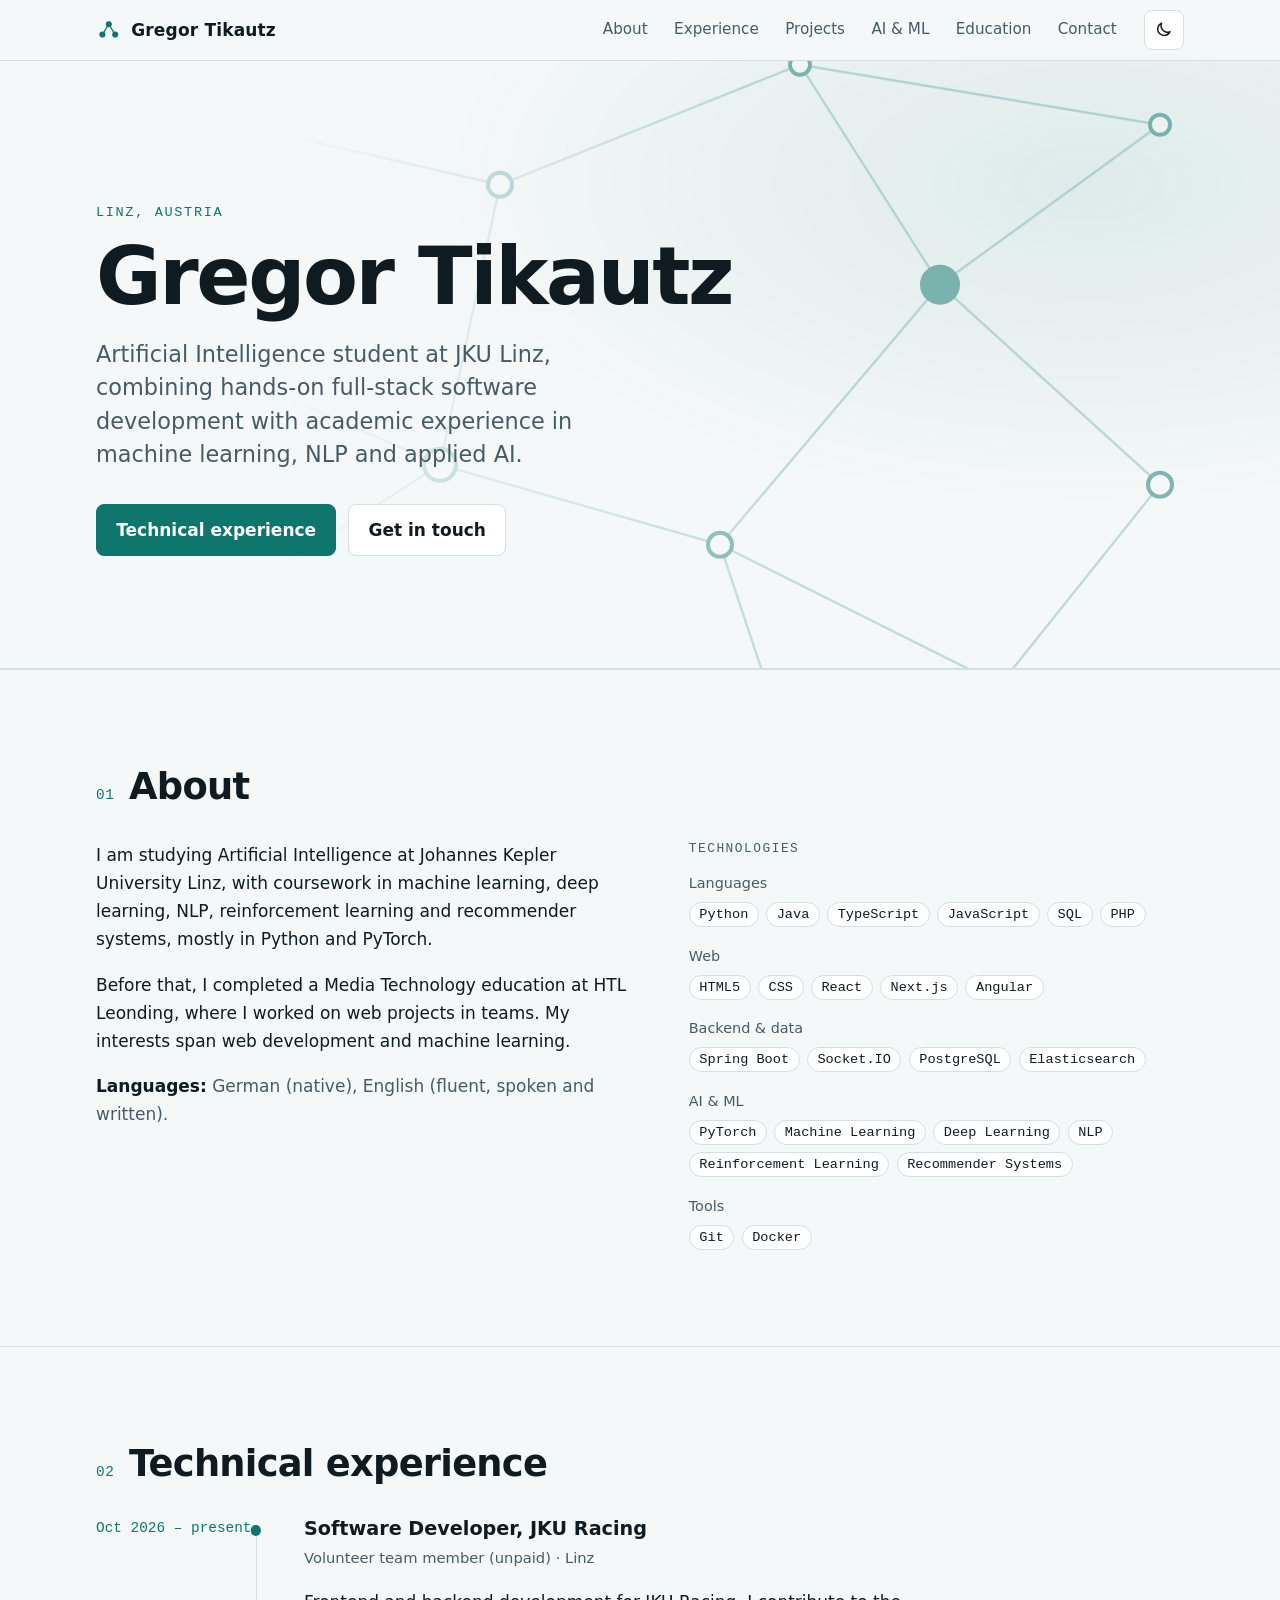
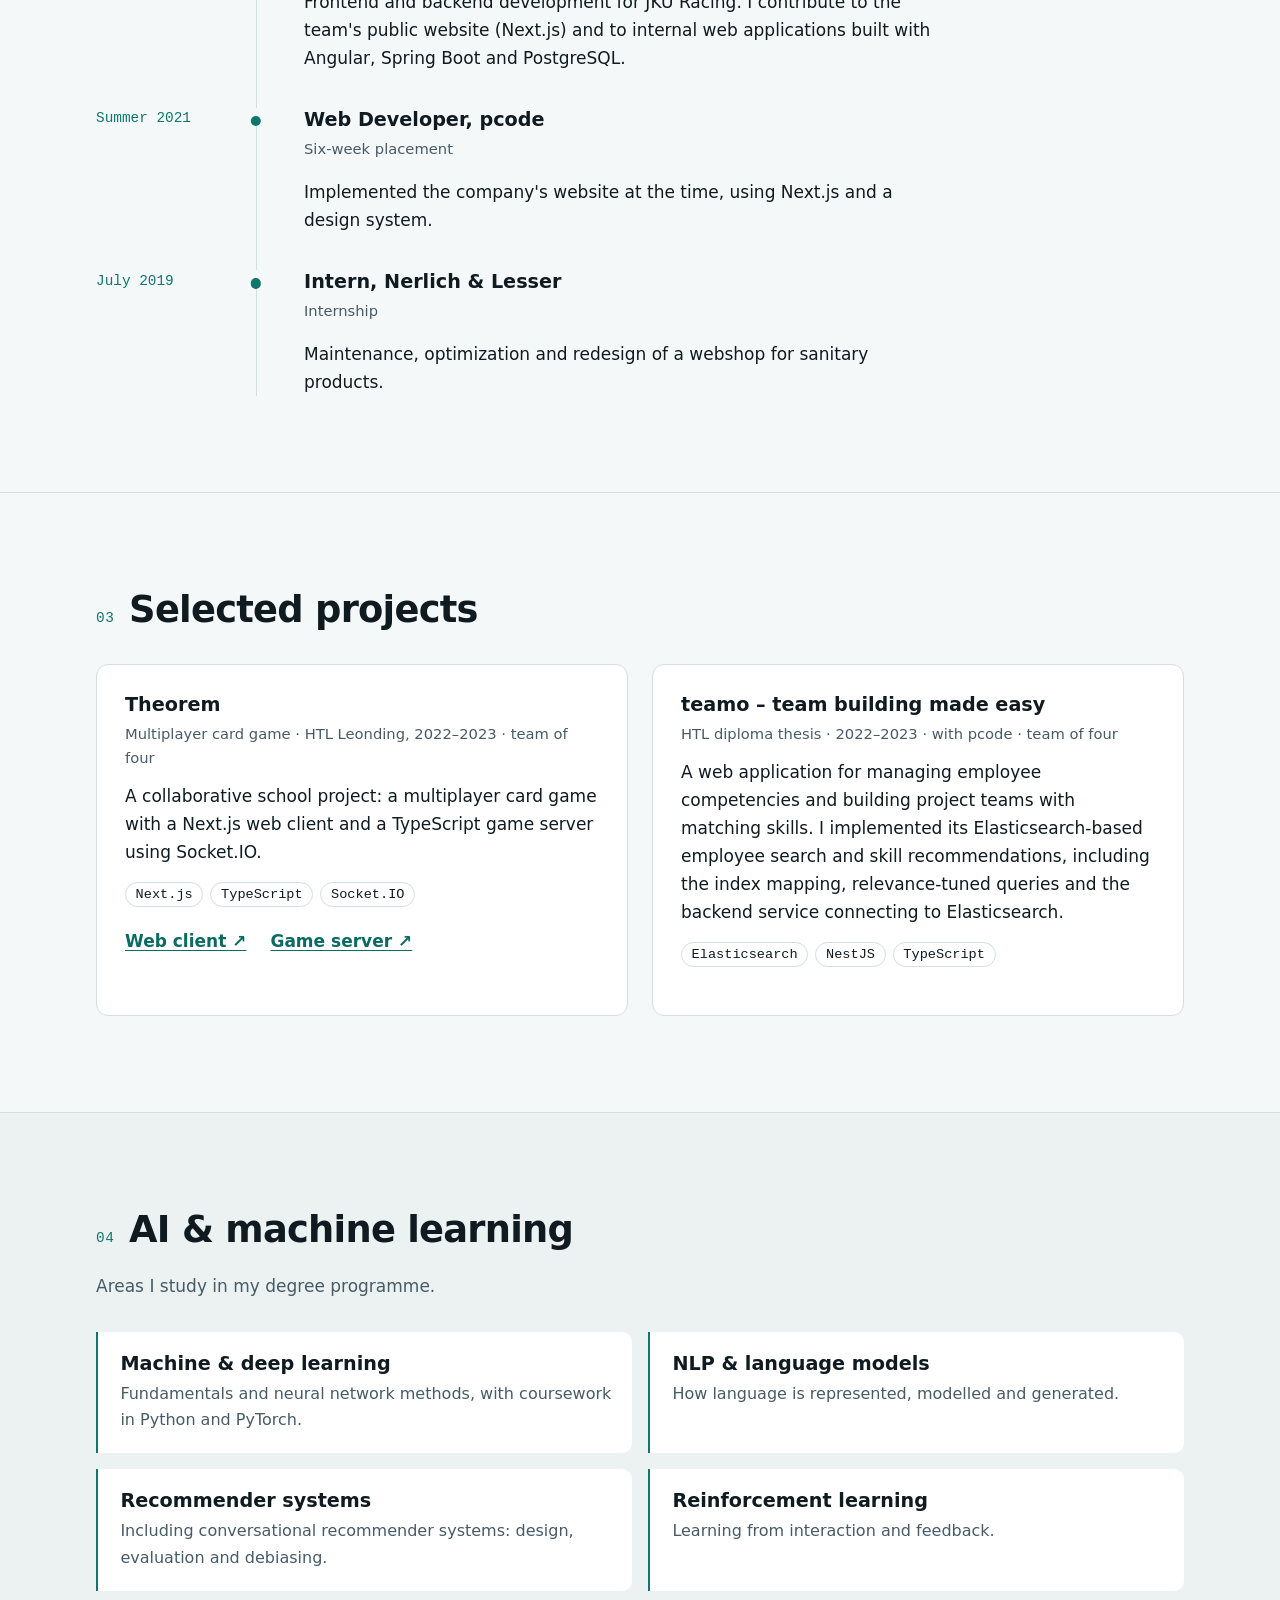
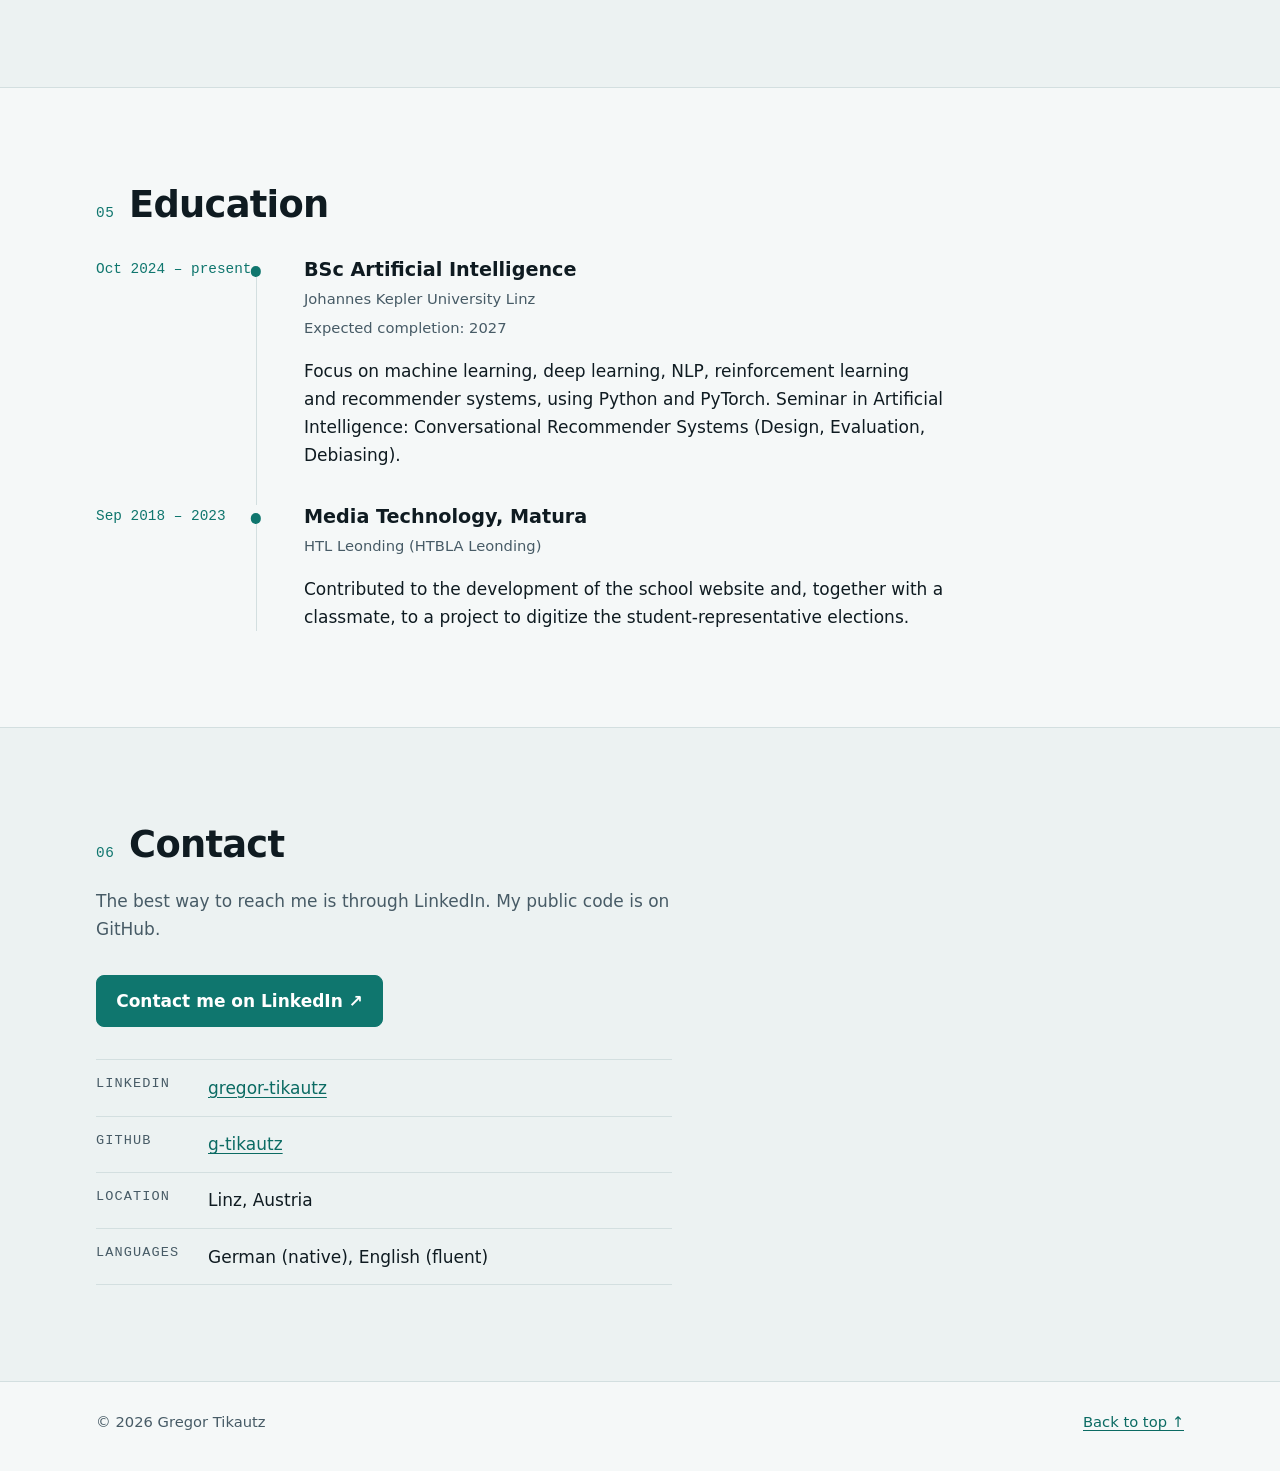
<file: index.html>
<!doctype html>
<html lang="en" data-theme="dark">
<head>
  <meta charset="utf-8">
  <meta name="viewport" content="width=device-width, initial-scale=1">
  <title>Gregor Tikautz – AI Student &amp; Software Developer</title>
  <meta name="description" content="Gregor Tikautz, Artificial Intelligence student at JKU Linz. Full-stack software development, machine learning, NLP and applied AI.">
  <meta property="og:type" content="website">
  <meta property="og:title" content="Gregor Tikautz – AI Student &amp; Software Developer">
  <meta property="og:description" content="Artificial Intelligence student at JKU Linz. Full-stack software development, machine learning, NLP and applied AI.">
  <meta name="color-scheme" content="dark light">
  <meta name="theme-color" content="#0d1419">
  <meta http-equiv="Content-Security-Policy" content="default-src 'none'; script-src 'self'; style-src 'self'; img-src 'self'; base-uri 'none'; form-action 'none'">
  <link rel="icon" href="favicon.svg" type="image/svg+xml">
  <script src="theme.js"></script>
  <link rel="stylesheet" href="style.css">
  <script src="main.js" defer></script>
</head>
<body>
  <a class="skip" href="#main">Skip to content</a>

  <header class="site-header">
    <div class="wrap bar">
      <a class="brand" href="#top" aria-label="Gregor Tikautz, back to top">
        <svg class="mark" viewBox="0 0 32 32" aria-hidden="true" focusable="false"><path d="M8 22 16 9l8 13" /><circle cx="8" cy="22" r="3"/><circle cx="16" cy="9" r="3"/><circle cx="24" cy="22" r="3"/></svg>
        <span>Gregor Tikautz</span>
      </a>
      <nav id="site-nav" aria-label="Primary">
        <ul class="nav">
          <li><a href="#about">About</a></li>
          <li><a href="#experience">Experience</a></li>
          <li><a href="#projects">Projects</a></li>
          <li><a href="#ai">AI &amp; ML</a></li>
          <li><a href="#education">Education</a></li>
          <li><a href="#contact">Contact</a></li>
        </ul>
      </nav>
      <button id="menu-toggle" class="menu-toggle" type="button" aria-expanded="false" aria-controls="site-nav">
        <svg class="i-open" viewBox="0 0 24 24" aria-hidden="true" focusable="false"><path d="M4 7h16M4 12h16M4 17h16"/></svg>
        <svg class="i-close" viewBox="0 0 24 24" aria-hidden="true" focusable="false"><path d="M6 6l12 12M18 6 6 18"/></svg>
        <span>Menu</span>
      </button>
      <button id="theme-toggle" class="theme-toggle" type="button" aria-pressed="true" aria-label="Switch to light theme">
        <svg class="i-sun" viewBox="0 0 24 24" aria-hidden="true" focusable="false"><circle cx="12" cy="12" r="4"/><path d="M12 2v2M12 20v2M2 12h2M20 12h2M4.9 4.9l1.4 1.4M17.7 17.7l1.4 1.4M4.9 19.1l1.4-1.4M17.7 6.3l1.4-1.4"/></svg>
        <svg class="i-moon" viewBox="0 0 24 24" aria-hidden="true" focusable="false"><path d="M20 14.5A8 8 0 0 1 9.5 4 8 8 0 1 0 20 14.5z"/></svg>
      </button>
    </div>
  </header>

  <main id="main">
    <section id="top" class="hero" aria-labelledby="hero-title">
      <svg class="net" viewBox="0 0 640 480" aria-hidden="true" focusable="false" preserveAspectRatio="xMaxYMid slice">
        <g class="edges">
          <path d="M80 380 220 290 360 330 470 200 580 120"/>
          <path d="M220 290 250 150 400 90 470 200"/>
          <path d="M360 330 500 400 580 300 470 200"/>
          <path d="M250 150 120 120 60 220 220 290"/>
          <path d="M400 90 580 120"/>
          <path d="M500 400 400 450 360 330"/>
        </g>
        <g class="nodes">
          <circle cx="80" cy="380" r="5"/><circle cx="220" cy="290" r="8"/><circle cx="360" cy="330" r="6"/>
          <circle cx="470" cy="200" r="9" class="hot"/><circle cx="580" cy="120" r="5"/><circle cx="250" cy="150" r="6"/>
          <circle cx="400" cy="90" r="5"/><circle cx="500" cy="400" r="5"/><circle cx="580" cy="300" r="6"/>
          <circle cx="120" cy="120" r="4"/><circle cx="60" cy="220" r="5"/><circle cx="400" cy="450" r="4"/>
        </g>
      </svg>
      <div class="wrap hero-inner">
        <p class="eyebrow">Linz, Austria</p>
        <h1 id="hero-title">Gregor Tikautz</h1>
        <p class="lede">Artificial Intelligence student at JKU Linz, combining hands-on full-stack software development with academic experience in machine learning, NLP and applied AI.</p>
        <ul class="actions">
          <li><a class="btn primary" href="#experience">Technical experience</a></li>
          <li><a class="btn" href="#contact">Get in touch</a></li>
        </ul>
      </div>
    </section>

    <section id="about" aria-labelledby="about-h">
      <div class="wrap">
        <h2 id="about-h"><span class="num" aria-hidden="true">01</span>About</h2>
        <div class="grid two">
          <div class="prose">
            <p>I am studying Artificial Intelligence at Johannes Kepler University Linz, with coursework in machine learning, deep learning, NLP, reinforcement learning and recommender systems, mostly in Python and PyTorch.</p>
            <p>Before that, I completed a Media Technology education at HTL Leonding, where I worked on web projects in teams. My interests span web development and machine learning.</p>
            <p class="langs"><strong>Languages:</strong> German (native), English (fluent, spoken and written).</p>
          </div>
          <div class="skills">
            <h3 class="small">Technologies</h3>
            <dl>
              <div><dt>Languages</dt><dd><ul class="tags"><li>Python</li><li>Java</li><li>TypeScript</li><li>JavaScript</li><li>SQL</li><li>PHP</li></ul></dd></div>
              <div><dt>Web</dt><dd><ul class="tags"><li>HTML5</li><li>CSS</li><li>React</li><li>Next.js</li><li>Angular</li></ul></dd></div>
              <div><dt>Backend &amp; data</dt><dd><ul class="tags"><li>Spring Boot</li><li>Socket.IO</li><li>PostgreSQL</li><li>Elasticsearch</li></ul></dd></div>
              <div><dt>AI &amp; ML</dt><dd><ul class="tags"><li>PyTorch</li><li>Machine Learning</li><li>Deep Learning</li><li>NLP</li><li>Reinforcement Learning</li><li>Recommender Systems</li></ul></dd></div>
              <div><dt>Tools</dt><dd><ul class="tags"><li>Git</li><li>Docker</li></ul></dd></div>
            </dl>
          </div>
        </div>
      </div>
    </section>

    <section id="experience" aria-labelledby="exp-h">
      <div class="wrap">
        <h2 id="exp-h"><span class="num" aria-hidden="true">02</span>Technical experience</h2>
        <ol class="timeline">
          <li>
            <div class="when"><time datetime="2026-10">Oct 2026</time> – present</div>
            <div class="what">
              <h3>Software Developer, JKU Racing</h3>
              <p class="meta">Volunteer team member (unpaid) · Linz</p>
              <p>Frontend and backend development for JKU Racing. I contribute to the team's public website (Next.js) and to internal web applications built with Angular, Spring Boot and PostgreSQL.</p>
            </div>
          </li>
          <li>
            <div class="when">Summer 2021</div>
            <div class="what">
              <h3>Web Developer, pcode</h3>
              <p class="meta">Six-week placement</p>
              <p>Implemented the company's website at the time, using Next.js and a design system.</p>
            </div>
          </li>
          <li>
            <div class="when"><time datetime="2019-07">July 2019</time></div>
            <div class="what">
              <h3>Intern, Nerlich &amp; Lesser</h3>
              <p class="meta">Internship</p>
              <p>Maintenance, optimization and redesign of a webshop for sanitary products.</p>
            </div>
          </li>
        </ol>
      </div>
    </section>

    <section id="projects" aria-labelledby="proj-h">
      <div class="wrap">
        <h2 id="proj-h"><span class="num" aria-hidden="true">03</span>Selected projects</h2>
        <div class="project-list">
        <article class="card project">
          <div class="card-head">
            <h3>Theorem</h3>
            <p class="meta">Multiplayer card game · HTL Leonding, 2022–2023 · team of four</p>
          </div>
          <p>A collaborative school project: a multiplayer card game with a Next.js web client and a TypeScript game server using Socket.IO.</p>
          <ul class="tags"><li>Next.js</li><li>TypeScript</li><li>Socket.IO</li></ul>
          <ul class="links">
            <li><a href="https://github.com/5AHITM/Theorem" rel="noopener">Web client<span class="sr"> (GitHub repository)</span> ↗</a></li>
            <li><a href="https://github.com/g-tikautz/Theorem-socket-server" rel="noopener">Game server<span class="sr"> (GitHub repository)</span> ↗</a></li>
          </ul>
        </article>
        <article class="card project">
          <div class="card-head">
            <h3>teamo – team building made easy</h3>
            <p class="meta">HTL diploma thesis · 2022–2023 · with pcode · team of four</p>
          </div>
          <p>A web application for managing employee competencies and building project teams with matching skills. I implemented its Elasticsearch-based employee search and skill recommendations, including the index mapping, relevance-tuned queries and the backend service connecting to Elasticsearch.</p>
          <ul class="tags"><li>Elasticsearch</li><li>NestJS</li><li>TypeScript</li></ul>
        </article>
        </div>
      </div>
    </section>

    <section id="ai" aria-labelledby="ai-h">
      <div class="wrap">
        <h2 id="ai-h"><span class="num" aria-hidden="true">04</span>AI &amp; machine learning</h2>
        <p class="section-intro">Areas I study in my degree programme.</p>
        <ul class="interests">
          <li><h3>Machine &amp; deep learning</h3><p>Fundamentals and neural network methods, with coursework in Python and PyTorch.</p></li>
          <li><h3>NLP &amp; language models</h3><p>How language is represented, modelled and generated.</p></li>
          <li><h3>Recommender systems</h3><p>Including conversational recommender systems: design, evaluation and debiasing.</p></li>
          <li><h3>Reinforcement learning</h3><p>Learning from interaction and feedback.</p></li>
        </ul>
      </div>
    </section>

    <section id="education" aria-labelledby="edu-h">
      <div class="wrap">
        <h2 id="edu-h"><span class="num" aria-hidden="true">05</span>Education</h2>
        <ol class="timeline">
          <li>
            <div class="when">Oct 2024 – present</div>
            <div class="what">
              <h3>BSc Artificial Intelligence</h3>
              <p class="meta">Johannes Kepler University Linz</p>
              <p class="meta">Expected completion: 2027</p>
              <p>Focus on machine learning, deep learning, NLP, reinforcement learning and recommender systems, using Python and PyTorch. Seminar in Artificial Intelligence: Conversational Recommender Systems (Design, Evaluation, Debiasing).</p>
            </div>
          </li>
          <li>
            <div class="when">Sep 2018 – 2023</div>
            <div class="what">
              <h3>Media Technology, Matura</h3>
              <p class="meta">HTL Leonding (HTBLA Leonding)</p>
              <p>Contributed to the development of the school website and, together with a classmate, to a project to digitize the student-representative elections.</p>
            </div>
          </li>
        </ol>
      </div>
    </section>

    <section id="contact" aria-labelledby="contact-h">
      <div class="wrap">
        <h2 id="contact-h"><span class="num" aria-hidden="true">06</span>Contact</h2>
        <p class="section-intro">The best way to reach me is through LinkedIn. My public code is on GitHub.</p>
        <p class="contact-cta"><a class="btn primary" href="https://www.linkedin.com/in/gregor-tikautz-406a78265/" rel="noopener me">Contact me on LinkedIn<span class="sr"> (opens LinkedIn)</span> ↗</a></p>
        <ul class="contact">
          <li><span class="label">LinkedIn</span><a href="https://www.linkedin.com/in/gregor-tikautz-406a78265/" rel="noopener me">gregor-tikautz</a></li>
          <li><span class="label">GitHub</span><a href="https://github.com/g-tikautz" rel="noopener me">g-tikautz</a></li>
          <li><span class="label">Location</span><span>Linz, Austria</span></li>
          <li><span class="label">Languages</span><span>German (native), English (fluent)</span></li>
        </ul>
      </div>
    </section>
  </main>

  <footer class="site-footer">
    <div class="wrap">
      <p>© <span id="year">2026</span> Gregor Tikautz</p>
      <p><a href="#top">Back to top ↑</a></p>
    </div>
  </footer>
</body>
</html>
</file>
<file: style.css>
:root {
  --bg: #0d1419; --bg-2: #121b22; --surface: #162029; --line: #25333f;
  --text: #e6edf1; --muted: #9db0bc; --accent: #2dd4bf; --accent-ink: #062622;
  --link: #5eead4; --focus: #5eead4; --net: #2dd4bf;
  --font: "Segoe UI Variable Display", "Segoe UI", Inter, system-ui, -apple-system, "Helvetica Neue", Arial, sans-serif;
  --mono: ui-monospace, "Cascadia Code", "SF Mono", Consolas, Menlo, monospace;
  --max: 68rem;
  color-scheme: dark;
}
:root[data-theme="light"] {
  --bg: #f5f8f8; --bg-2: #ecf2f2; --surface: #ffffff; --line: #d3dfe0;
  --text: #0f1b21; --muted: #475b66; --accent: #0f766e; --accent-ink: #ffffff;
  --link: #0b6b63; --focus: #0f766e; --net: #0f766e;
  color-scheme: light;
}
* { box-sizing: border-box; }
html { scroll-behavior: smooth; scroll-padding-top: 4.5rem; }
body { margin: 0; background: var(--bg); color: var(--text); font: 1.0625rem/1.65 var(--font); -webkit-font-smoothing: antialiased; }
a { color: var(--link); text-underline-offset: .2em; }
a:hover { text-decoration-thickness: 2px; }
:focus-visible { outline: 3px solid var(--focus); outline-offset: 3px; border-radius: 3px; }
ul, ol { margin: 0; padding: 0; list-style: none; }
.wrap { width: min(100% - 2rem, var(--max)); margin-inline: auto; }
.sr { position: absolute; width: 1px; height: 1px; overflow: hidden; clip-path: inset(50%); white-space: nowrap; }
.skip { position: absolute; left: 1rem; top: -4rem; background: var(--accent); color: var(--accent-ink); padding: .6rem 1rem; border-radius: 6px; z-index: 20; font-weight: 600; }
.skip:focus { top: 1rem; }

.site-header { position: sticky; top: 0; z-index: 10; background: color-mix(in srgb, var(--bg) 88%, transparent); backdrop-filter: blur(10px); border-bottom: 1px solid var(--line); }
.bar { display: flex; align-items: center; gap: 1rem; min-height: 3.75rem; }
.brand { display: flex; align-items: center; gap: .6rem; font-weight: 650; color: var(--text); text-decoration: none; letter-spacing: .01em; }
.mark { width: 1.6rem; height: 1.6rem; fill: var(--accent); stroke: var(--accent); stroke-width: 1.6; }
.mark path { fill: none; }
nav { margin-left: auto; }
.nav { display: flex; gap: .25rem; }
.nav a { display: block; padding: .45rem .7rem; color: var(--muted); text-decoration: none; border-radius: 6px; font-size: .95rem; }
.nav a:hover { color: var(--text); background: var(--surface); }
.theme-toggle { display: grid; place-items: center; width: 2.5rem; height: 2.5rem; border: 1px solid var(--line); background: var(--surface); color: var(--text); border-radius: 8px; cursor: pointer; }
.theme-toggle:hover { border-color: var(--accent); }
.theme-toggle svg { width: 1.2rem; height: 1.2rem; fill: none; stroke: currentColor; stroke-width: 1.8; stroke-linecap: round; stroke-linejoin: round; }
:root[data-theme="dark"] .i-moon, :root[data-theme="light"] .i-sun { display: none; }

.hero { position: relative; overflow: hidden; padding: clamp(4.5rem, 12vw, 9rem) 0 clamp(4rem, 9vw, 7rem); border-bottom: 1px solid var(--line); background: radial-gradient(60rem 30rem at 85% 20%, color-mix(in srgb, var(--accent) 10%, transparent), transparent 70%), var(--bg); }
.net { position: absolute; inset: 0; width: 100%; height: 100%; opacity: .5; pointer-events: none; }
.net .edges path { fill: none; stroke: var(--net); stroke-width: 1.2; opacity: .45; }
.net .nodes circle { fill: var(--bg); stroke: var(--net); stroke-width: 2; }
.net .nodes .hot { fill: var(--net); }
.hero-inner { position: relative; }
.hero-inner > * { max-width: 44rem; }
.eyebrow { font: .85rem var(--mono); letter-spacing: .12em; text-transform: uppercase; color: var(--accent); margin: 0 0 1rem; }
h1 { font-size: clamp(2.8rem, 8vw, 5rem); line-height: 1.02; letter-spacing: -.03em; margin: 0 0 1.25rem; font-weight: 700; }
.lede { font-size: clamp(1.15rem, 2.4vw, 1.4rem); color: var(--muted); max-width: 36rem; margin: 0 0 2rem; line-height: 1.5; }
.actions { display: flex; flex-wrap: wrap; gap: .75rem; }
.btn { display: inline-block; padding: .7rem 1.2rem; border: 1px solid var(--line); border-radius: 8px; text-decoration: none; color: var(--text); background: var(--surface); font-weight: 600; }
.btn:hover { border-color: var(--accent); }
.btn.primary { background: var(--accent); color: var(--accent-ink); border-color: var(--accent); }
.btn.primary:hover { filter: brightness(1.08); }

section { padding: clamp(3.5rem, 8vw, 6rem) 0; }
section + section { border-top: 1px solid var(--line); }
#ai, #contact { background: var(--bg-2); }
h2 { display: flex; align-items: baseline; gap: .9rem; font-size: clamp(1.7rem, 4vw, 2.3rem); letter-spacing: -.02em; margin: 0 0 2rem; line-height: 1.15; }
.num { font: .9rem var(--mono); color: var(--accent); letter-spacing: .05em; }
h3 { font-size: 1.2rem; margin: 0 0 .25rem; line-height: 1.3; }
h3.small { font: .8rem var(--mono); letter-spacing: .12em; text-transform: uppercase; color: var(--muted); margin-bottom: 1rem; }
.section-intro { color: var(--muted); max-width: 40rem; margin: -.75rem 0 2rem; }
.meta { font-size: .92rem; color: var(--muted); margin: 0 0 .6rem; }
.grid.two { display: grid; gap: 3rem; grid-template-columns: 1fr; }
@media (min-width: 52rem) { .grid.two { grid-template-columns: 1.1fr 1fr; } }
.prose p { margin: 0 0 1.1rem; max-width: 38rem; }
.langs { color: var(--muted); }
.langs strong { color: var(--text); }

.skills dl { margin: 0; display: grid; gap: 1.1rem; }
.skills dt { font-size: .9rem; color: var(--muted); margin-bottom: .4rem; }
.skills dd { margin: 0; }
.tags { display: flex; flex-wrap: wrap; gap: .45rem; }
.tags li { font: .85rem var(--mono); padding: .25rem .6rem; border: 1px solid var(--line); border-radius: 999px; background: var(--surface); }

.timeline { display: grid; gap: 2.25rem; }
.timeline li { display: grid; gap: .5rem 2rem; grid-template-columns: 1fr; position: relative; }
@media (min-width: 46rem) {
  .timeline li { grid-template-columns: 11rem 1fr; }
  .timeline li::before { content: ""; position: absolute; left: 11rem; top: .55rem; bottom: -2.25rem; width: 1px; background: var(--line); transform: translateX(-1rem); }
  .timeline li:last-child::before { bottom: 0; }
  .timeline li::after { content: ""; position: absolute; left: 11rem; top: .5rem; width: .65rem; height: .65rem; border-radius: 50%; background: var(--accent); transform: translateX(calc(-1rem - 50%)); }
}
.when { font: .9rem var(--mono); color: var(--accent); padding-top: .15rem; }
.what p:last-child { margin-bottom: 0; max-width: 40rem; }

.card { background: var(--surface); border: 1px solid var(--line); border-radius: 12px; padding: 1.75rem; max-width: 46rem; }
.card p { margin: 0 0 1rem; }
.card .meta { margin-bottom: .75rem; }
.card .tags { margin-bottom: 1.25rem; }
.links { display: flex; flex-wrap: wrap; gap: .5rem 1.5rem; }
.links a { font-weight: 600; }

.interests { display: grid; gap: 1rem; grid-template-columns: 1fr; }
@media (min-width: 40rem) { .interests { grid-template-columns: 1fr 1fr; } }
.interests li { padding: 1.25rem 1.25rem 1.25rem 1.4rem; border-left: 2px solid var(--accent); background: var(--surface); border-radius: 0 10px 10px 0; }
.interests p { margin: .25rem 0 0; color: var(--muted); font-size: 1rem; }

.contact { display: grid; max-width: 36rem; border-top: 1px solid var(--line); }
.contact li { display: flex; gap: 1rem; padding: .85rem 0; border-bottom: 1px solid var(--line); flex-wrap: wrap; }
.label { flex: 0 0 6rem; font: .85rem var(--mono); letter-spacing: .08em; text-transform: uppercase; color: var(--muted); padding-top: .15rem; }

.site-footer { border-top: 1px solid var(--line); padding: 1.75rem 0; color: var(--muted); font-size: .92rem; }
.site-footer .wrap { display: flex; justify-content: space-between; flex-wrap: wrap; gap: .5rem; }
.site-footer p { margin: 0; }

@media (prefers-reduced-motion: reduce) { html { scroll-behavior: auto; } * { transition: none !important; animation: none !important; } }

.nf { padding: 8rem 0; }


.menu-toggle { display: none; align-items: center; gap: .5rem; height: 2.75rem; padding: 0 .9rem; border: 1px solid var(--line); background: var(--surface); color: var(--text); border-radius: 8px; font: inherit; font-size: .95rem; font-weight: 600; cursor: pointer; }
.menu-toggle:hover { border-color: var(--accent); }
.menu-toggle svg { width: 1.2rem; height: 1.2rem; fill: none; stroke: currentColor; stroke-width: 1.8; stroke-linecap: round; }
.menu-toggle .i-close { display: none; }
.menu-toggle[aria-expanded="true"] .i-open { display: none; }
.menu-toggle[aria-expanded="true"] .i-close { display: block; }

@media (max-width: 52rem) {
  .net { opacity: .3; }
  html { scroll-padding-top: 4.75rem; }
  .theme-toggle { width: 2.75rem; height: 2.75rem; }
  .bar { flex-wrap: wrap; min-height: 4rem; }
  .brand { margin-right: auto; }
  nav { margin-left: 0; order: 3; flex: 0 0 100%; }
  .nav { flex-wrap: wrap; padding-bottom: .6rem; }
  .nav a { min-height: 2.75rem; display: flex; align-items: center; padding: 0 .75rem; }
  /* With JS: collapsible overlay menu, so the header never changes height. */
  .js .menu-toggle { display: inline-flex; }
  .js nav { display: none; position: absolute; left: 0; right: 0; top: 100%; background: var(--bg); border-bottom: 1px solid var(--line); box-shadow: 0 12px 24px -12px rgb(0 0 0 / .35); }
  .js nav.open { display: block; }
  .js .nav { flex-direction: column; gap: 0; width: min(100% - 2rem, var(--max)); margin-inline: auto; padding: .5rem 0 .75rem; }
  .js .nav a { font-size: 1.05rem; border-radius: 8px; }
}
@media (max-width: 52rem) and (prefers-reduced-motion: no-preference) {
  .js nav.open { animation: menu-in .15s ease-out; }
  @keyframes menu-in { from { opacity: 0; transform: translateY(-4px); } }
}
@media (min-width: 52.01rem) {
  .net { -webkit-mask-image: linear-gradient(90deg, transparent 20%, #000 62%); mask-image: linear-gradient(90deg, transparent 20%, #000 62%); }
}
@media (max-width: 26rem) {
  .menu-toggle { width: 2.75rem; padding: 0; justify-content: center; }
  .menu-toggle span { position: absolute; width: 1px; height: 1px; overflow: hidden; clip-path: inset(50%); white-space: nowrap; }
  .bar { gap: .6rem; }
}
.contact-cta { margin: 0 0 2rem; }
.meta + .meta { margin-top: -.35rem; }

.project-list { display: grid; gap: 1.5rem; grid-template-columns: repeat(auto-fit, minmax(min(100%, 20rem), 1fr)); }
.project-list .card { max-width: none; }
.card .note { margin: 0; font-size: .92rem; color: var(--muted); }
</file>
